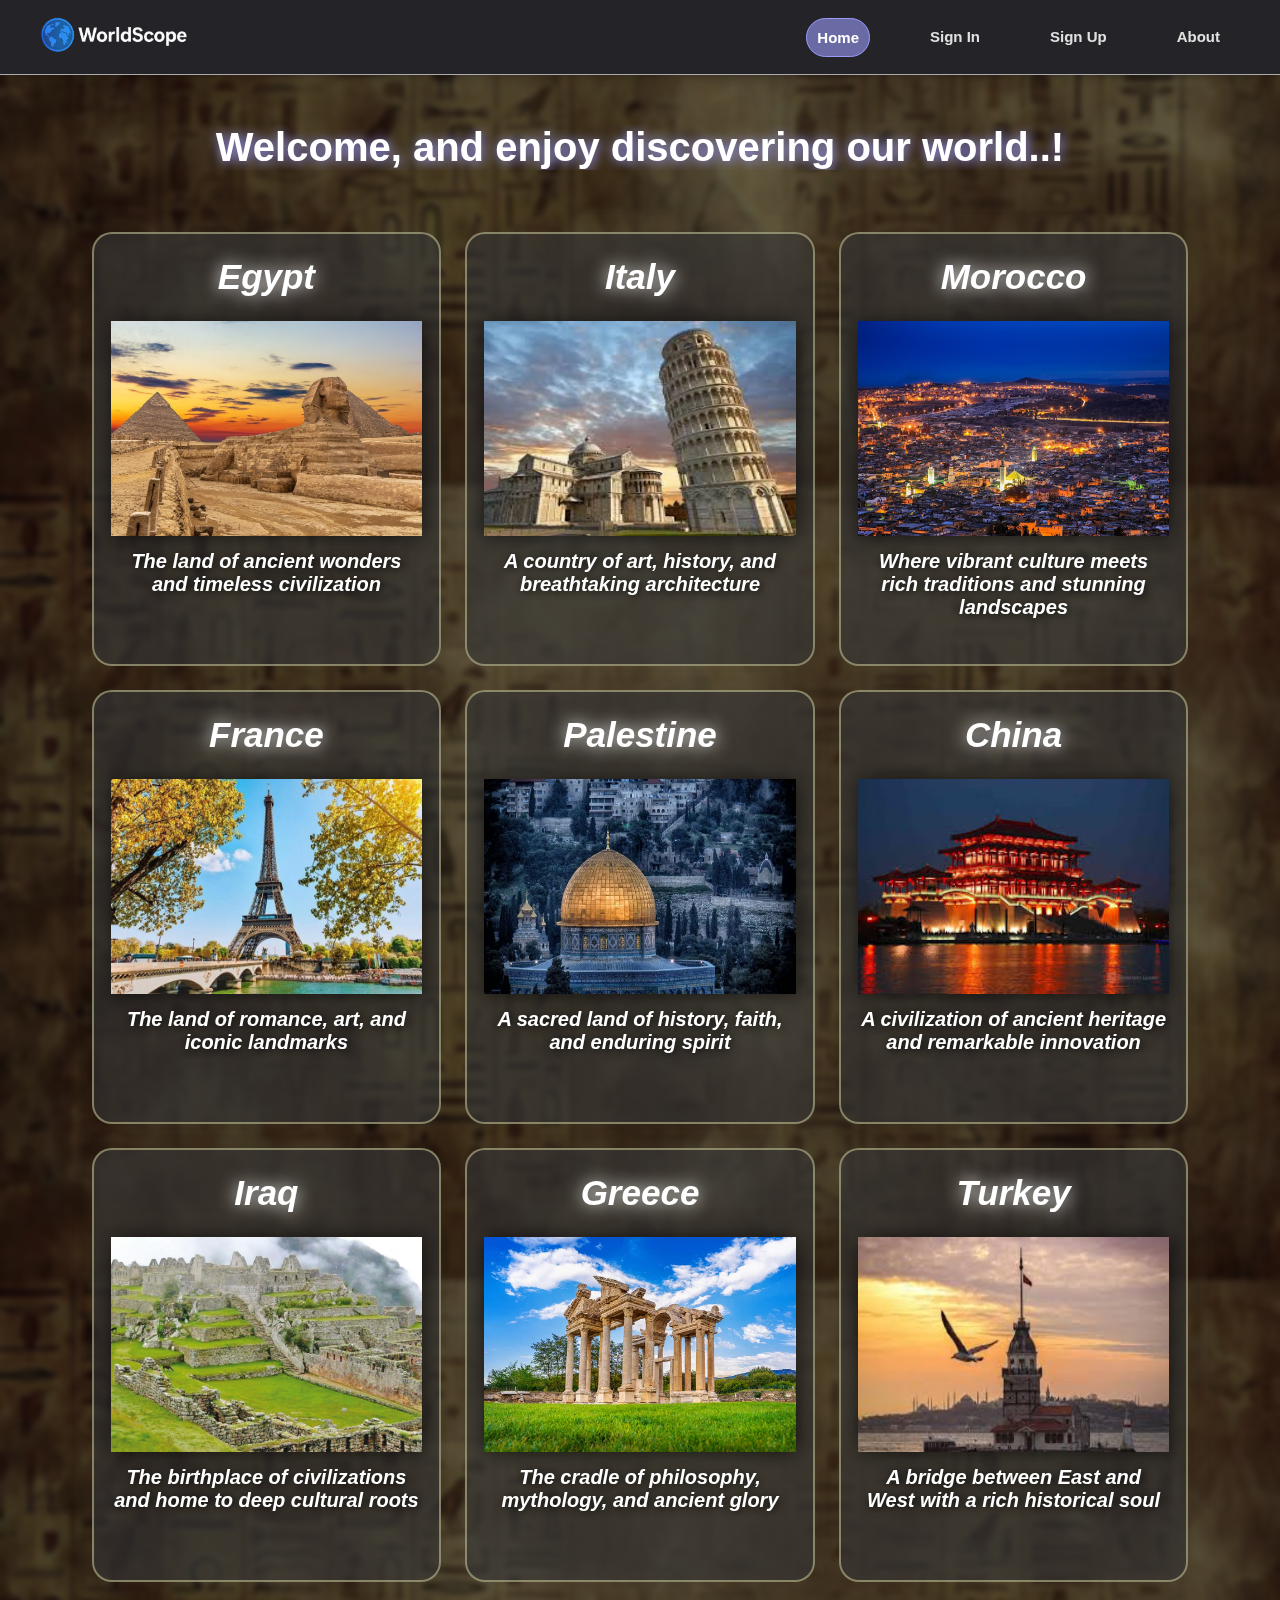
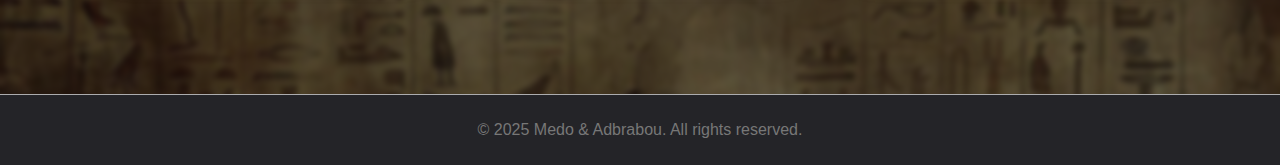
<file: index.html>
<!DOCTYPE html>
<html lang="en">

<head>
    <meta charset="UTF-8" />
    <title>Home | World Scope</title>
    <link rel="stylesheet" href="css project1/style.css" />
    <link rel="stylesheet" href="css project1/index.css" />
</head>

<body>
    <header>
        <a href="index.html" class="logo">
            <img src="img/logo.png" alt="WorldScope Logo" /></a>
        <nav>
            <a class="home" href="index.html">Home</a>
            <a href="sign in.html">Sign In</a>
            <a href="sign up.html">Sign Up</a>
            <a href="about.html">About</a>
        </nav>
    </header>

    <h1 class="htitle">Welcome, and enjoy discovering our world..!</h1>

    <main>

        <div>
            <a href="Countrys/Egypt.html">
                <h1>Egypt</h1>
                <img src="./img/contry/egypt.jpg" alt="photo of Egypt">
                <p>The land of ancient wonders and timeless civilization</p>
            </a>
        </div>

        <div>
            <a href="Countrys/Italy.html">
                <h1>Italy</h1>
                <img src="./img/contry/ايطاليا.jpg" alt="photo of Italy">
                <p>A country of art, history, and breathtaking architecture</p>
            </a>
        </div>

        <div>
            <a href="Countrys/Morocco.html">
                <h1>Morocco</h1>
                <img src="./img/contry/المغرب.jpeg" alt="photo of Morocco">
                <p>Where vibrant culture meets rich traditions and stunning landscapes</p>
            </a>
        </div>

        <div>
            <a href="Countrys/France.html">
                <h1>France</h1>
                <img src="./img/contry/برج-ايفل.jpg" alt="photo of France">
                <p>The land of romance, art, and iconic landmarks</p>
            </a>
        </div>

        <div>
            <a href="Countrys/Palestine.html">
                <h1>Palestine</h1>
                <img src="./img/contry/Palestine.webp" alt="photo of Palestine">
                <p>A sacred land of history, faith, and enduring spirit</p>
            </a>
        </div>

        <div>
            <a href="Countrys/China.html">
                <h1>China</h1>
                <img src="./img/contry/الصين.jpg" alt="photo of China">
                <p>A civilization of ancient heritage and remarkable innovation</p>
            </a>
        </div>

        <div>
            <a href="Countrys/Iraq.html">
                <h1>Iraq</h1>
                <img src="img/contry/حدائق-بابل-المعلقة-أعجوبة-العالم-__.jpg" alt="photo of Iraq">
                <p>The birthplace of civilizations and home to deep cultural roots</p>
            </a>
        </div>

        <div>
            <a href="Countrys/Greece.html">
                <h1>Greece</h1>
                <img src="./img/contry/Greece-1.jpg" alt="photo of Greece">
                <p>The cradle of philosophy, mythology, and ancient glory</p>
            </a>
        </div>

        <div>
            <a href="Countrys/Turkey.html">
                <h1>Turkey</h1>
                <img src="./img/contry/تركيا.jpg" alt="photo of Turkey">
                <p>A bridge between East and West with a rich historical soul</p>
            </a>
        </div>

    </main>

    <footer>
        <p>&copy; 2025 Medo & Adbrabou. All rights reserved.</p>
    </footer>
</body>
</html>
</file>
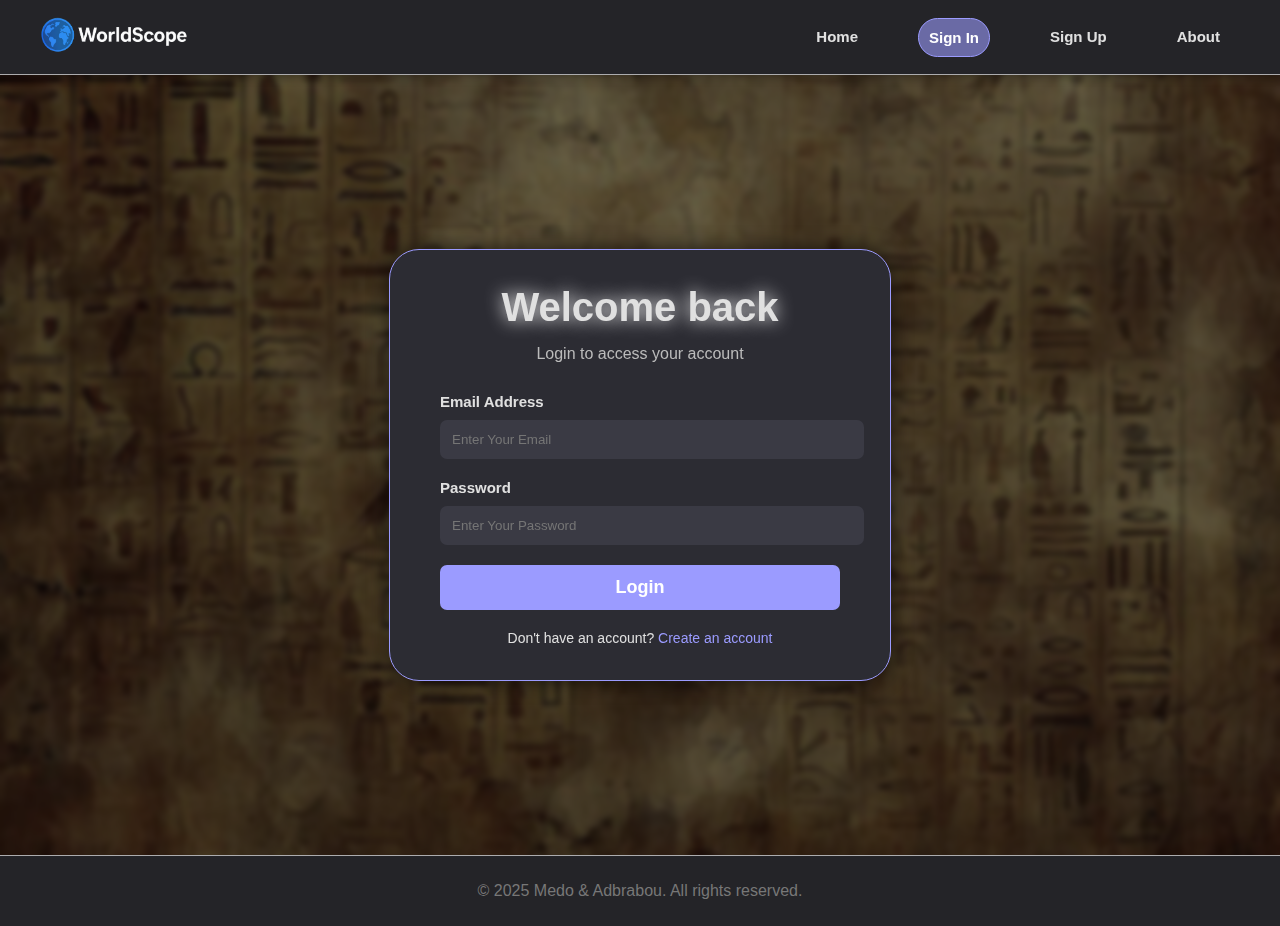
<file: sign in.html>
<!DOCTYPE html>
<html lang="en">
<head>
    <meta charset="UTF-8" />
    <meta name="viewport" content="width=device-width, initial-scale=1.0" />
    <title>Sign In | World Scope</title>
    <link rel="stylesheet" href="css project1/style.css">
    <link rel="stylesheet" href="css project1/sign in.css">
</head>
<body>
    <header>
        <a href="index.html" class="logo">
        <img src="img/logo.png" alt="WorldScope Logo"></a>

        <nav>
            <a href="index.html">Home</a>
            <a class="sign-in" href="sign in.html">Sign In</a>
            <a href="sign up.html">Sign Up</a>
            <a href="about.html">About</a>
        </nav>
    </header>

    <main>
        <section class="signin-form">
            <h1>Welcome back</h1>
            <p class="sub-text">Login to access your account</p>
            <form method="post">
                <label for="email">Email Address</label>
                <input type="email" id="email" name="email" placeholder="Enter Your Email" required>


                <label for="password">Password</label>
                <input type="password" id="password" name="password"
                placeholder="Enter Your Password" minlength="8" maxlength="12" required>

                <button type="submit">Login</button>
            </form>
            <p class="signup-link">Don't have an account? <a href="sign up.html">Create an account</a></p>
        </section>
    </main>

    <footer>
        <p>&copy; 2025 Medo & Adbrabou. All rights reserved.</p>
    </footer>

</body>
</html>
</file>
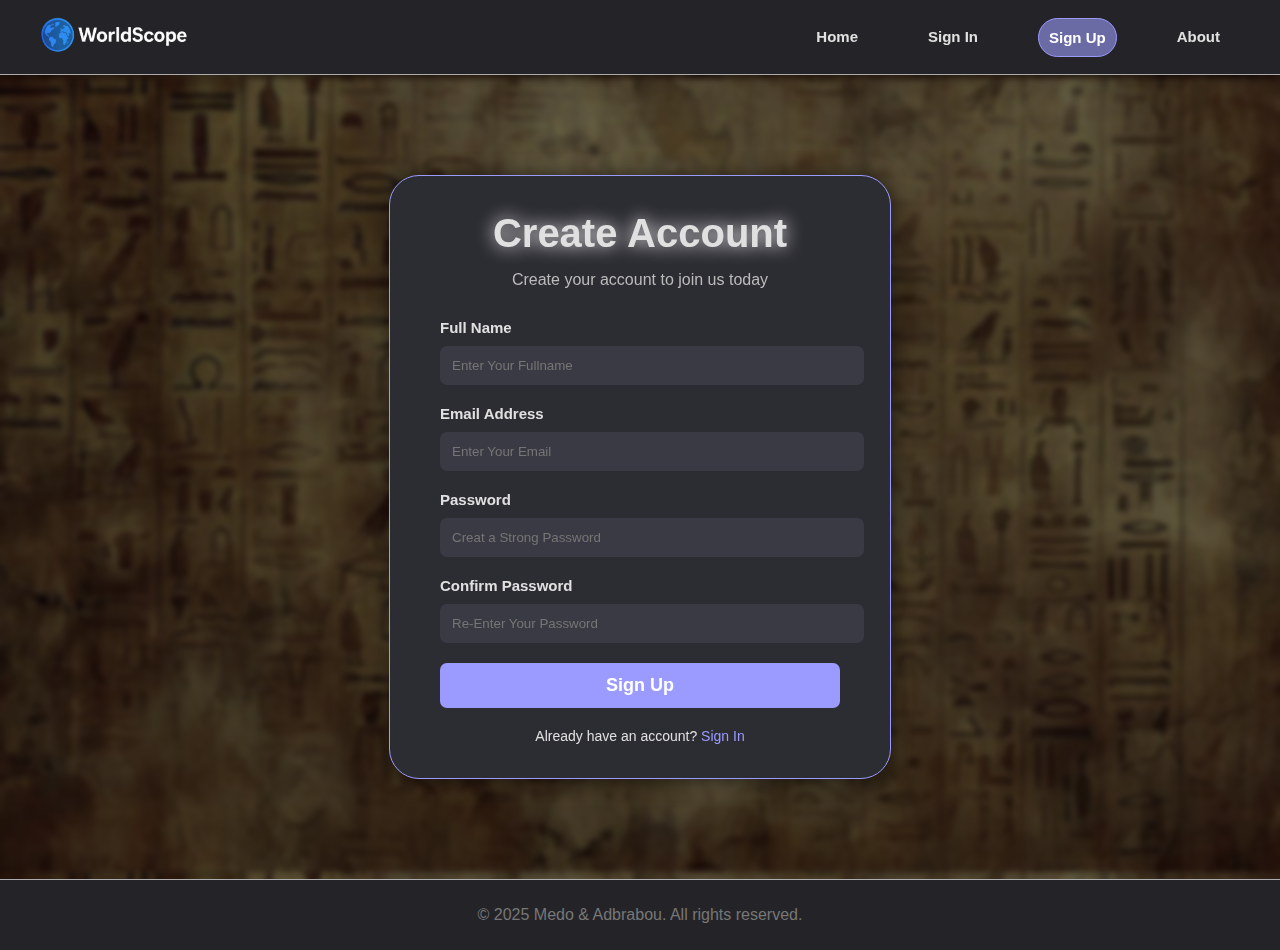
<file: sign up.html>
<!DOCTYPE html>
<html lang="en">
<head>
    <meta charset="UTF-8" />
    <title>Sign Up | World Scope</title>
    <link rel="stylesheet" href="css project1/style.css">
    <link rel="stylesheet" href="css project1/sign up.css">
</head>
<body>
    <header>
        <a href="index.html" class="logo">
        <img src="img/logo.png" alt="WorldScope Logo"></a>

        <nav>
            <a href="index.html">Home</a>
            <a href="sign in.html">Sign In</a>
            <a class="sign-up" href="sign up.html">Sign Up</a>
            <a href="about.html">About</a>
        </nav>
    </header>

    <main>
        <section class="signup-form">
            <h1>Create Account</h1>
            <p class="sub-text">Create your account to join us today</p>
            <form>
                <label for="fullname">Full Name</label>
                <input type="text" id="fullname" name="fullname" placeholder="Enter Your Fullname" required>

                <label for="email">Email Address</label>
                <input type="email" id="email" name="email" placeholder="Enter Your Email" required>

                <label for="password">Password</label>
                <input type="password" id="password" name="password" 
                placeholder="Creat a Strong Password" minlength="8" maxlength="12" required>

                <label for="confirm-password">Confirm Password</label>
                <input type="password" id="confirm-password" name="confirm-password" 
                placeholder="Re-Enter Your Password" minlength="8" maxlength="12" required>

                <button type="submit">Sign Up</button>
            </form>
            <p class="signin-link">Already have an account? <a href="sign in.html">Sign In</a></p>
        </section>
    </main>
    
    <footer>
        <p>&copy; 2025 Medo & Adbrabou. All rights reserved.</p>
    </footer>
</body>
</html>
</file>
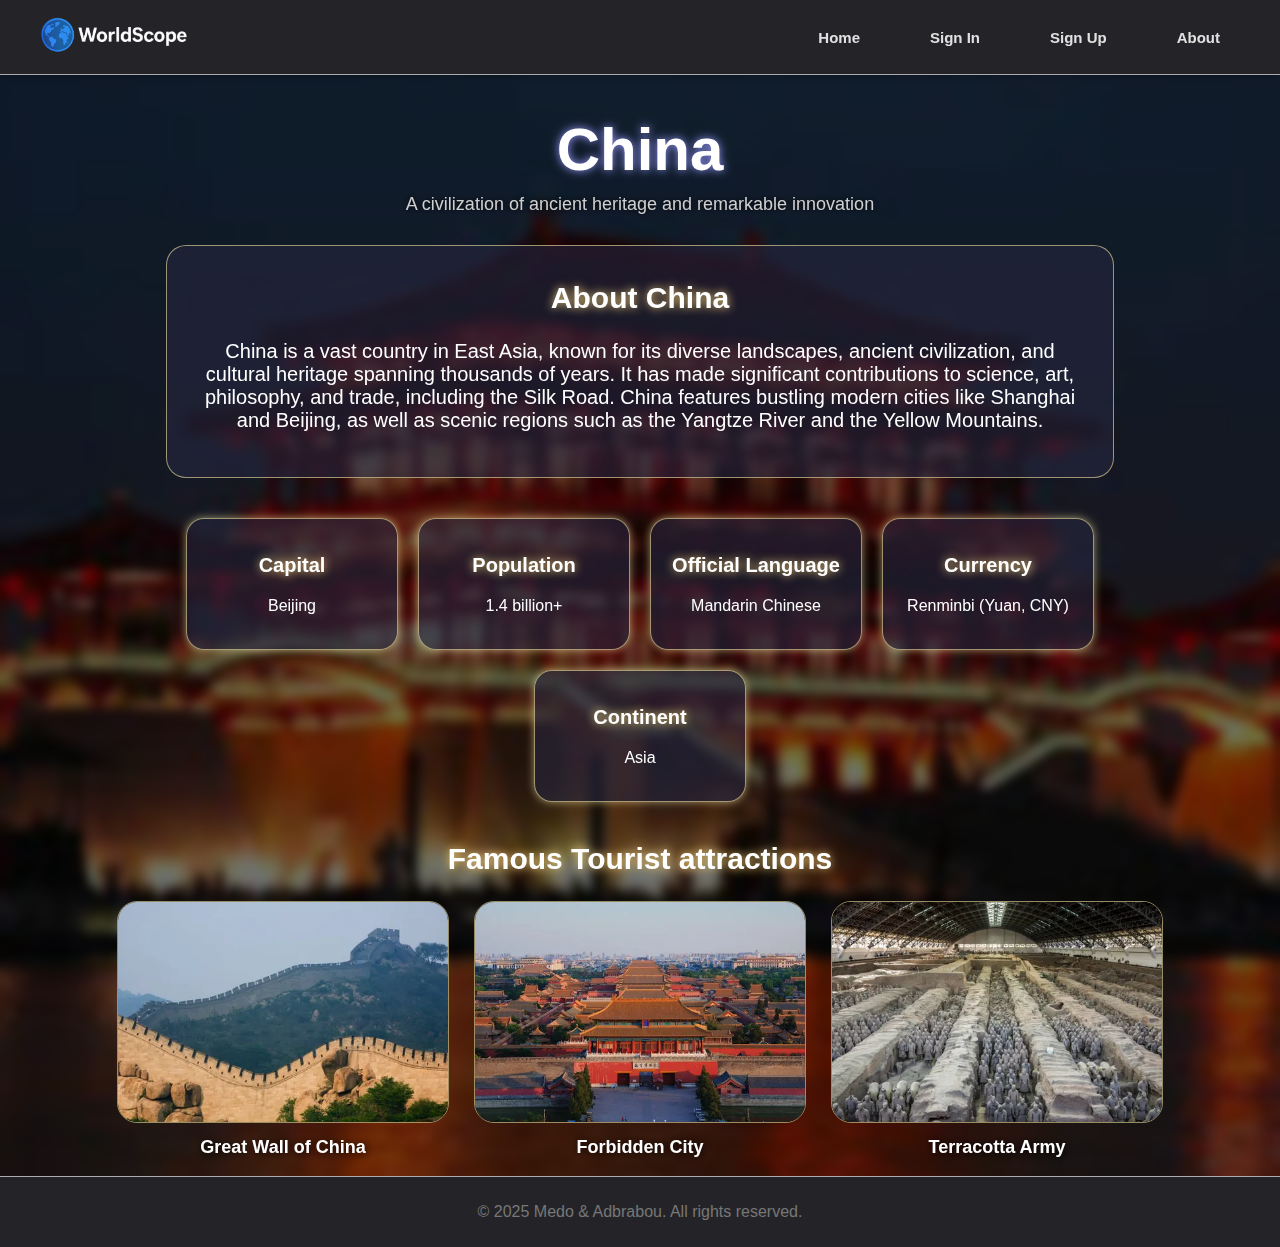
<file: Countrys/China.html>
<!DOCTYPE html>
<html lang="en">

<head>
    <meta charset="UTF-8" />
    <meta name="viewport" content="width=device-width, initial-scale=1.0" />
    <title>China | World Scope</title>
    <link rel="stylesheet" href="../css project1/style.css">
    <link rel="stylesheet" href="../css project1/Countrys.css">
    <style>
        body{
            background: url(../img/contry/الصين.jpg) no-repeat center center/cover;
        }
    </style>
</head>

<body>
    <header>
        <a href="../index.html" class="logo">
            <img src="../img/logo.png" alt="WorldScope Logo"></a>

        <nav>
            <a href="../index.html">Home</a>
            <a href="../sign in.html">Sign In</a>
            <a href="../sign up.html">Sign Up</a>
            <a class="../about" href="about.html">About</a>
        </nav>
    </header>

    <main>

        <section class="hero-title">
            <h1>China</h1>
            <p>A civilization of ancient heritage and remarkable innovation</p>
        </section>

        <section class="about-country">
            <h2>About China</h2>
            <p>
                China is a vast country in East Asia, known for its diverse landscapes, ancient civilization, and cultural heritage
                spanning thousands of years. It has made significant contributions to science, art, philosophy, and trade, including the
                Silk Road. China features bustling modern cities like Shanghai and Beijing, as well as scenic regions such as the
                Yangtze River and the Yellow Mountains.
            </p>
        </section>

        <section class="key-info">
            <div class="info-wrapper">

                <div class="info-box">
                    <h3>Capital</h3>
                    <p>Beijing</p>
                </div>

                <div class="info-box">
                    <h3>Population</h3>
                    <p>1.4 billion+</p>
                </div>

                <div class="info-box">
                    <h3>Official Language</h3>
                    <p>Mandarin Chinese</p>
                </div>

                <div class="info-box">
                    <h3>Currency</h3>
                    <p>Renminbi (Yuan, CNY)</p>
                </div>

                <div class="info-box">
                    <h3>Continent</h3>
                    <p>Asia</p>
                </div>

            </div>
        </section>

        <section class="tourist-places">
            <h2>Famous Tourist attractions</h2>

            <div class="places-wrapper">

                <div class="place">
                    <img src="../img/contry/china-great-wall-of-china.webp" alt="Great Wall of China">
                    <p class="place-name">Great Wall of China</p>
                </div>

                <div class="place">
                    <img src="../img/contry/Forbidden City.webp" alt="Forbidden City">
                    <p class="place-name">Forbidden City</p>
                </div>

                <div class="place">
                    <img src="../img/contry/Terracotta Army.webp" alt="Terracotta Army">
                    <p class="place-name">Terracotta Army</p>
                </div>

            </div>
        </section>


    </main>

    <footer>
        <p>&copy; 2025 Medo & Adbrabou. All rights reserved.</p>
    </footer>
</body>

</html>
</file>
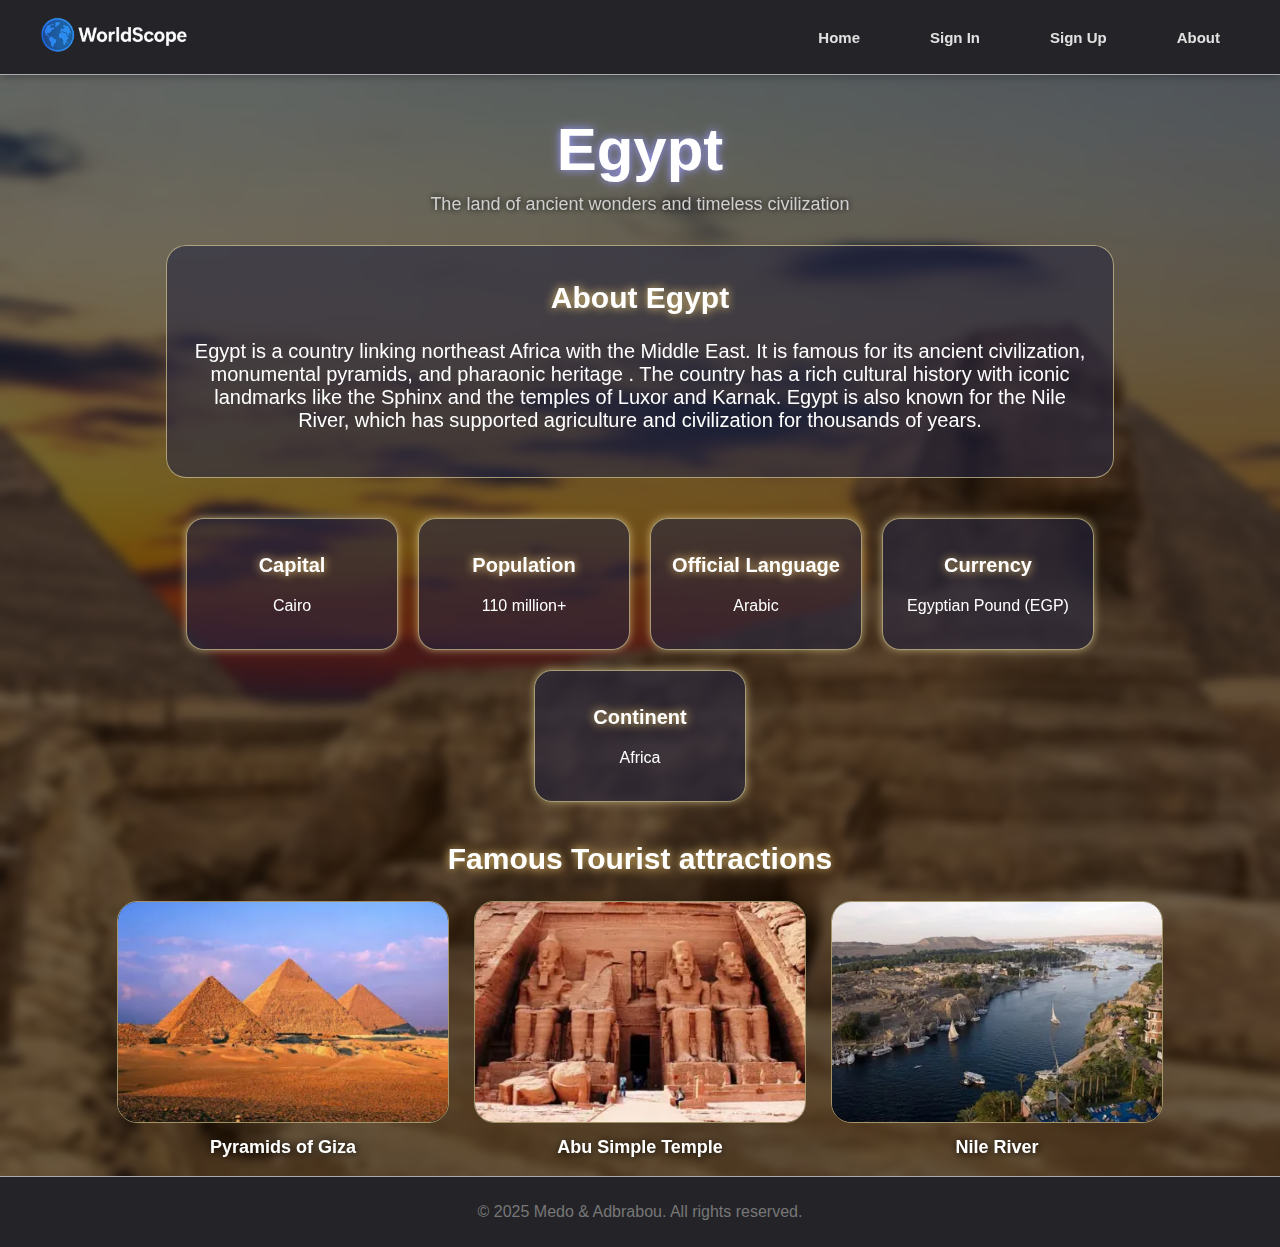
<file: Countrys/Egypt.html>
<!DOCTYPE html>
<html lang="en">

<head>
    <meta charset="UTF-8" />
    <meta name="viewport" content="width=device-width, initial-scale=1.0" />
    <title>Egypt | World Scope</title>
    <link rel="stylesheet" href="../css project1/style.css">
    <link rel="stylesheet" href="../css project1/Countrys.css">
    <style>
        body{
            background: url(../img/contry/egypt.jpg) no-repeat center center/cover;
        }
    </style>
</head>

<body>
    <header>
        <a href="../index.html" class="logo">
            <img src="../img/logo.png" alt="WorldScope Logo"></a>

        <nav>
            <a href="../index.html">Home</a>
            <a href="../sign in.html">Sign In</a>
            <a href="../sign up.html">Sign Up</a>
            <a class="../about" href="about.html">About</a>
        </nav>
    </header>

    <main>

        <section class="hero-title">
            <h1>Egypt</h1>
            <p>The land of ancient wonders and timeless civilization</p>
        </section>

        <section class="about-country">
            <h2>About Egypt</h2>
            <p>
                Egypt is a country linking northeast Africa with the Middle East.
                It is famous for its ancient civilization, monumental pyramids, and pharaonic heritage
                . The country has a rich cultural history with iconic landmarks like the Sphinx
                and the temples of Luxor and Karnak. Egypt is also known for the Nile River,
                which has supported agriculture and civilization for thousands of years.
            </p>
        </section>

        <section class="key-info">
            <div class="info-wrapper">

                <div class="info-box">
                    <h3>Capital</h3>
                    <p>Cairo</p>
                </div>

                <div class="info-box">
                    <h3>Population</h3>
                    <p>110 million+</p>
                </div>

                <div class="info-box">
                    <h3>Official Language</h3>
                    <p>Arabic</p>
                </div>

                <div class="info-box">
                    <h3>Currency</h3>
                    <p>Egyptian Pound (EGP)</p>
                </div>

                <div class="info-box">
                    <h3>Continent</h3>
                    <p>Africa</p>
                </div>

            </div>
        </section>

        <section class="tourist-places">
            <h2>Famous Tourist attractions</h2>

            <div class="places-wrapper">

                <div class="place">
                    <img src="../img/contry/Pyramids-.webp" alt="pyramids of Giza">
                    <p class="place-name">Pyramids of Giza</p>
                </div>

                <div class="place">
                    <img src="../img/contry/Abo-simple.webp" alt="abu simple temple">
                    <p class="place-name">Abu Simple Temple</p>
                </div>

                <div class="place">
                    <img src="../img/contry/Nail-river.webp" alt="Nile River">
                    <p class="place-name">Nile River</p>
                </div>

            </div>
        </section>
    </main>

    <footer>
        <p>&copy; 2025 Medo & Adbrabou. All rights reserved.</p>
    </footer>
</body>

</html>
</file>
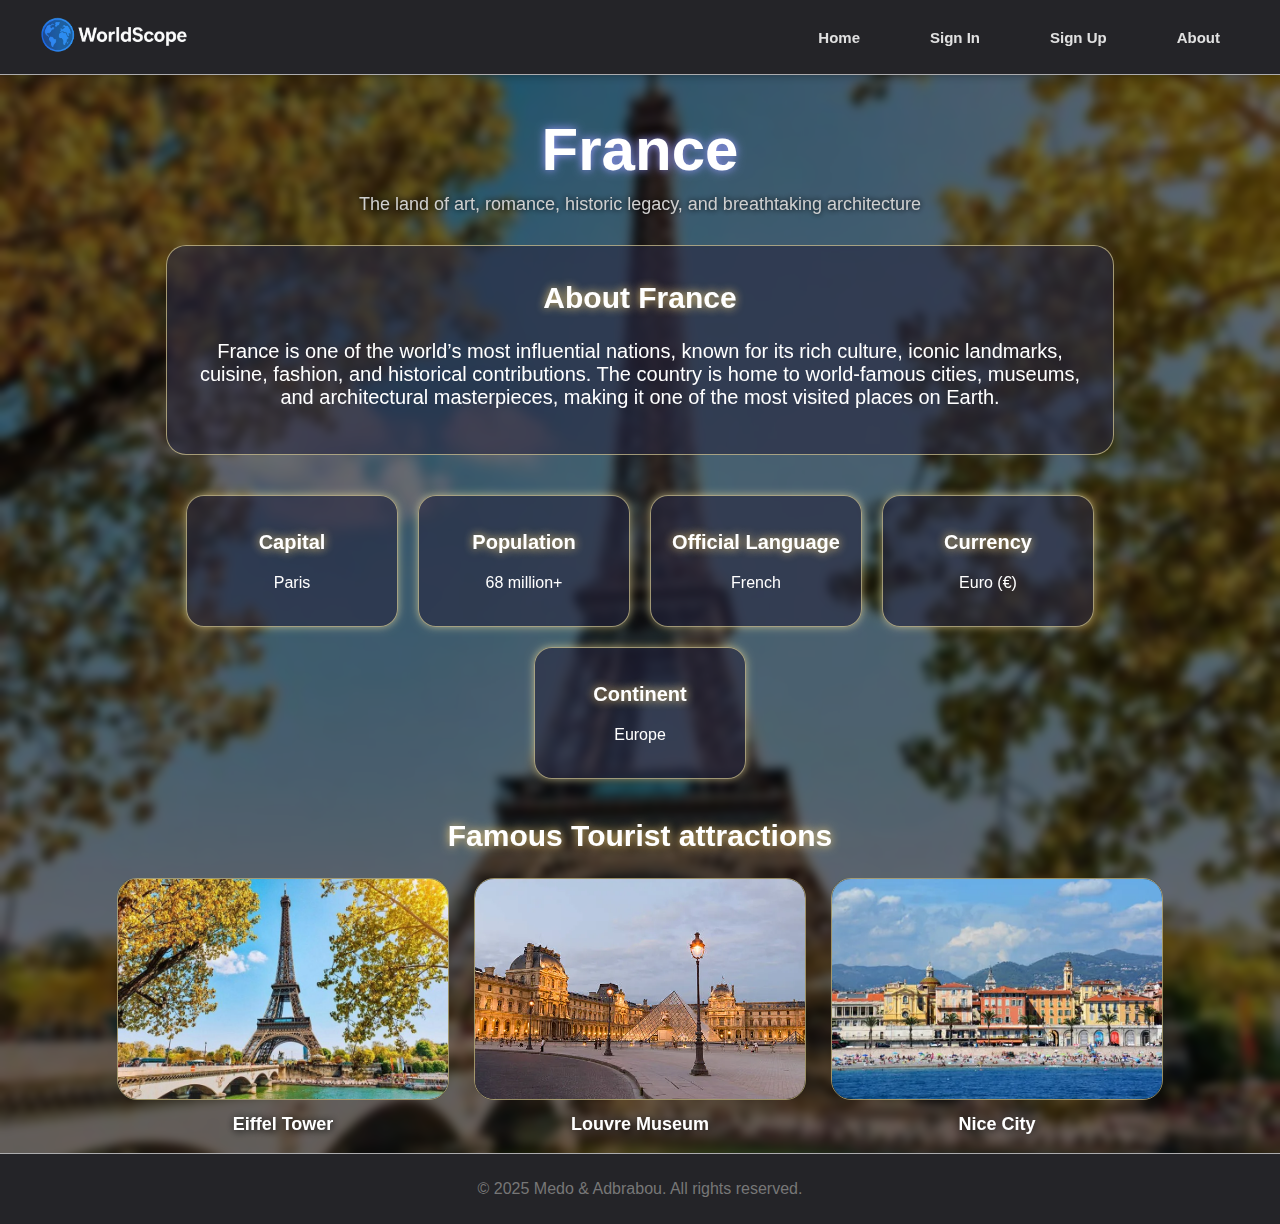
<file: Countrys/France.html>
<!DOCTYPE html>
<html lang="en">

<head>
  <meta charset="UTF-8" />
  <meta name="viewport" content="width=device-width, initial-scale=1.0" />
  <title>France | World Scope</title>
  <link rel="stylesheet" href="../css project1/style.css">
  <link rel="stylesheet" href="../css project1/Countrys.css">
  <style>
        body{
            background: url(../img/contry/برج-ايفل.jpg) no-repeat center center/cover;
        }
    </style>
</head>

<body>
  <header>
    <a href="../index.html" class="logo">
      <img src="../img/logo.png" alt="WorldScope Logo"></a>

    <nav>
      <a href="../index.html">Home</a>
      <a href="../sign in.html">Sign In</a>
      <a href="../sign up.html">Sign Up</a>
      <a class="../about" href="about.html">About</a>
    </nav>
  </header>

  <main>

    <section class="hero-title">
      <h1>France</h1>
      <p>The land of art, romance, historic legacy, and breathtaking architecture</p>
    </section>

    <section class="about-country">
      <h2>About France</h2>
      <p>
        France is one of the world’s most influential nations, known for its rich culture,
        iconic landmarks, cuisine, fashion, and historical contributions.
        The country is home to world-famous cities, museums, and architectural masterpieces,
        making it one of the most visited places on Earth.
      </p>
    </section>

    <section class="key-info">
      <div class="info-wrapper">

        <div class="info-box">
          <h3>Capital</h3>
          <p>Paris</p>
        </div>

        <div class="info-box">
          <h3>Population</h3>
          <p>68 million+</p>
        </div>

        <div class="info-box">
          <h3>Official Language</h3>
          <p>French</p>
        </div>

        <div class="info-box">
          <h3>Currency</h3>
          <p>Euro (€)</p>
        </div>

        <div class="info-box">
          <h3>Continent</h3>
          <p>Europe</p>
        </div>

      </div>
    </section>

    <section class="tourist-places">
      <h2>Famous Tourist attractions</h2>

      <div class="places-wrapper">

        <div class="place">
          <img src="../img/contry/برج-ايفل.jpg" alt="Eiffel Tower">
          <p class="place-name">Eiffel Tower</p>
        </div>

        <div class="place">
          <img src="../img/contry/Louvre Museum.webp" alt="Louvre Museum">
          <p class="place-name">Louvre Museum</p>
        </div>

        <div class="place">
          <img src="../img/contry/Nice City.webp" alt="Nice City">
          <p class="place-name">Nice City</p>
        </div>

      </div>
    </section>

  </main>

  <footer>
    <p>&copy; 2025 Medo & Adbrabou. All rights reserved.</p>
  </footer>
</body>

</html>
</file>
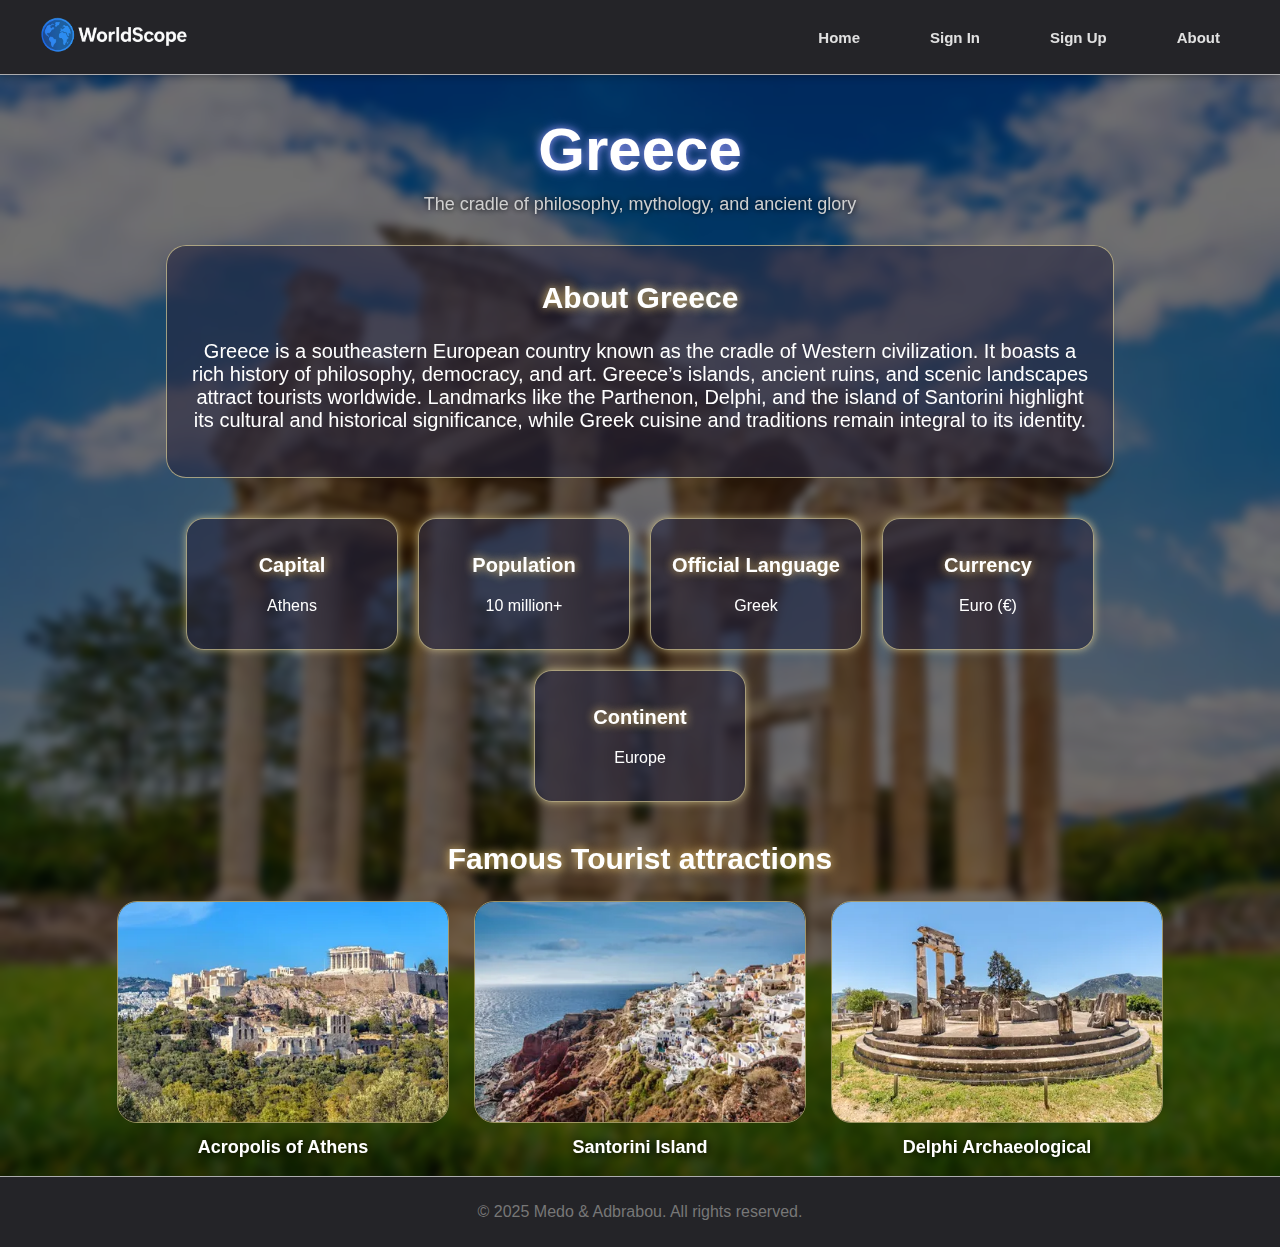
<file: Countrys/Greece.html>
<!DOCTYPE html>
<html lang="en">

<head>
    <meta charset="UTF-8" />
    <meta name="viewport" content="width=device-width, initial-scale=1.0" />
    <title>Greece | World Scope</title>
    <link rel="stylesheet" href="../css project1/style.css">
    <link rel="stylesheet" href="../css project1/Countrys.css">
    <style>
        body{
            background: url(../img/contry/Greece-1.jpg) no-repeat center center/cover;
        }
    </style>
</head>

<body>
    <header>
        <a href="../index.html" class="logo">
            <img src="../img/logo.png" alt="WorldScope Logo"></a>

        <nav>
            <a href="../index.html">Home</a>
            <a href="../sign in.html">Sign In</a>
            <a href="../sign up.html">Sign Up</a>
            <a class="../about" href="about.html">About</a>
        </nav>
    </header>

    <main>

        <section class="hero-title">
            <h1>Greece</h1>
            <p>The cradle of philosophy, mythology, and ancient glory</p>
        </section>

        <section class="about-country">
            <h2>About Greece</h2>
            <p>
                Greece is a southeastern European country known as the cradle of Western civilization. It boasts a rich history of
                philosophy, democracy, and art. Greece’s islands, ancient ruins, and scenic landscapes attract tourists worldwide.
                Landmarks like the Parthenon, Delphi, and the island of Santorini highlight its cultural and historical significance,
                while Greek cuisine and traditions remain integral to its identity.
            </p>
        </section>

        <section class="key-info">
            <div class="info-wrapper">

                <div class="info-box">
                    <h3>Capital</h3>
                    <p>Athens</p>
                </div>

                <div class="info-box">
                    <h3>Population</h3>
                    <p>10 million+</p>
                </div>

                <div class="info-box">
                    <h3>Official Language</h3>
                    <p>Greek</p>
                </div>

                <div class="info-box">
                    <h3>Currency</h3>
                    <p>Euro (€)</p>
                </div>

                <div class="info-box">
                    <h3>Continent</h3>
                    <p>Europe</p>
                </div>

            </div>
        </section>

        <section class="tourist-places">
            <h2>Famous Tourist attractions</h2>

            <div class="places-wrapper">

                <div class="place">
                    <img src="../img/contry/Acropolis of Athens.webp" alt="Acropolis of Athens">
                    <p class="place-name">Acropolis of Athens</p>
                </div>

                <div class="place">
                    <img src="../img/contry/Santorini Island.webp" alt="Santorini Island">
                    <p class="place-name">Santorini Island</p>
                </div>

                <div class="place">
                    <img src="../img/contry/Delphi Archaeological.webp" alt="Delphi Archaeological">
                    <p class="place-name">Delphi Archaeological</p>
                </div>

            </div>
        </section>


    </main>

    <footer>
        <p>&copy; 2025 Medo & Adbrabou. All rights reserved.</p>
    </footer>
</body>

</html>
</file>
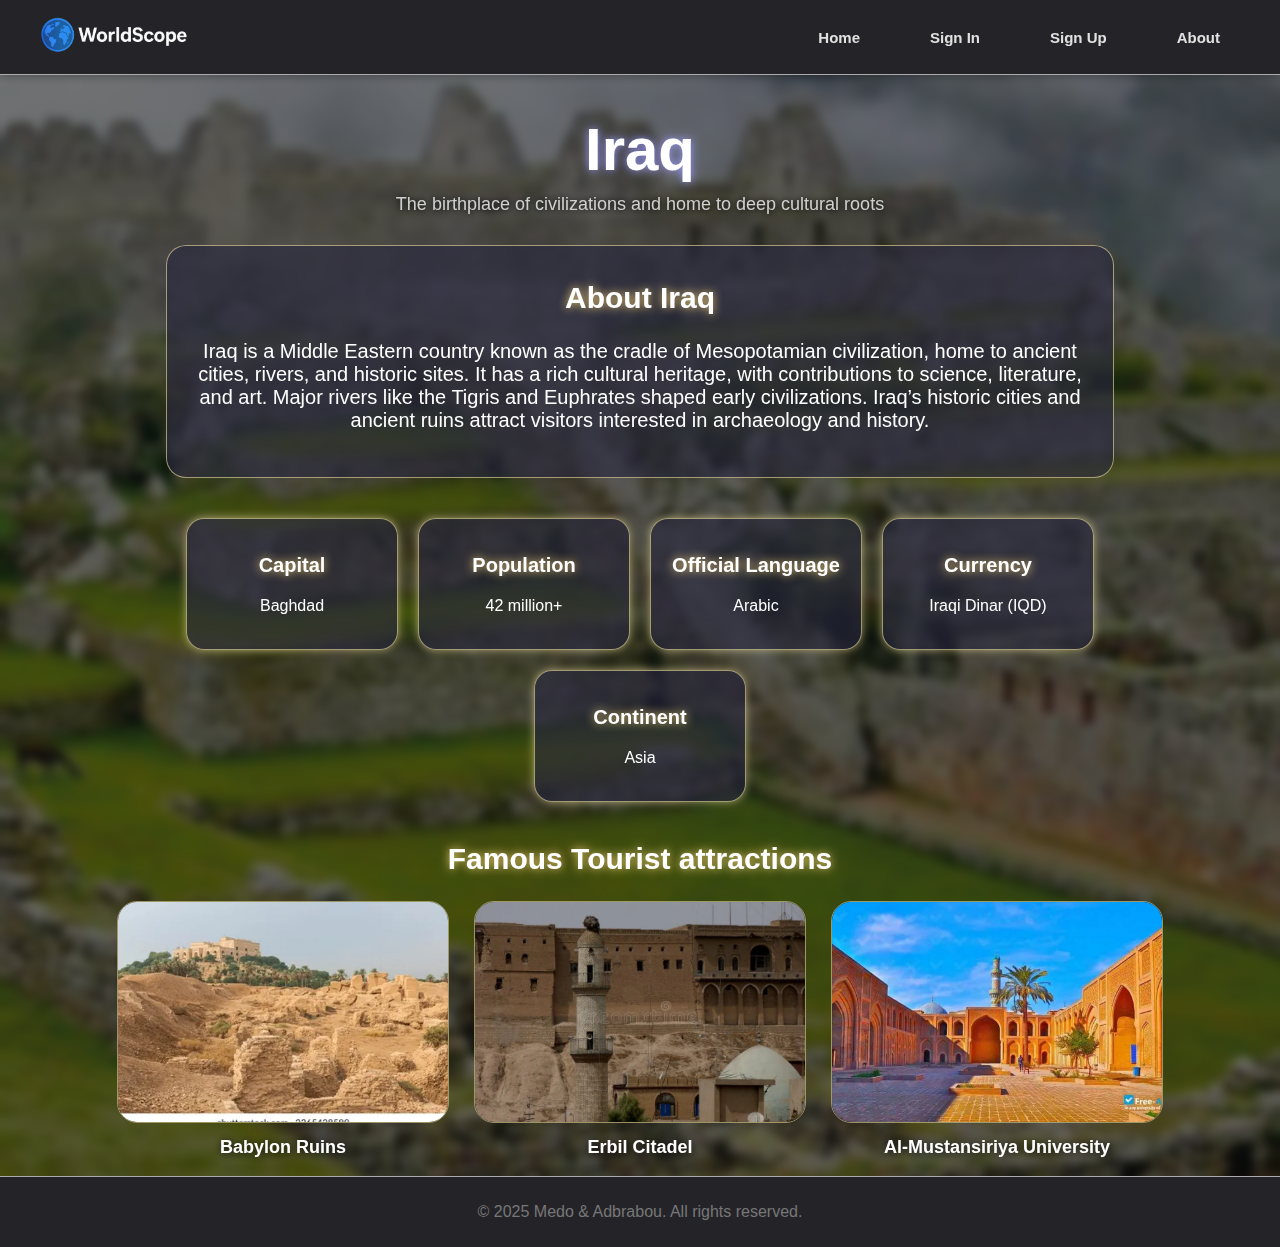
<file: Countrys/Iraq.html>
<!DOCTYPE html>
<html lang="en">

<head>
    <meta charset="UTF-8" />
    <meta name="viewport" content="width=device-width, initial-scale=1.0" />
    <title>Iraq | World Scope</title>
    <link rel="stylesheet" href="../css project1/style.css">
    <link rel="stylesheet" href="../css project1/Countrys.css">
    <style>
        body{
            background: url(../img/contry/حدائق-بابل-المعلقة-أعجوبة-العالم-__.jpg) no-repeat center center/cover;
        }
    </style>
</head>

<body>
    <header>
        <a href="../index.html" class="logo">
            <img src="../img/logo.png" alt="WorldScope Logo"></a>

        <nav>
            <a href="../index.html">Home</a>
            <a href="../sign in.html">Sign In</a>
            <a href="../sign up.html">Sign Up</a>
            <a class="../about" href="about.html">About</a>
        </nav>
    </header>

    <main>

        <section class="hero-title">
            <h1>Iraq</h1>
            <p>The birthplace of civilizations and home to deep cultural roots</p>
        </section>

        <section class="about-country">
            <h2>About Iraq</h2>
            <p>
                Iraq is a Middle Eastern country known as the cradle of Mesopotamian civilization, home to ancient cities, rivers, and
                historic sites. It has a rich cultural heritage, with contributions to science, literature, and art. Major rivers like
                the Tigris and Euphrates shaped early civilizations. Iraq’s historic cities and ancient ruins attract visitors
                interested in archaeology and history.
            </p>
        </section>

        <section class="key-info">
            <div class="info-wrapper">

                <div class="info-box">
                    <h3>Capital</h3>
                    <p>Baghdad</p>
                </div>

                <div class="info-box">
                    <h3>Population</h3>
                    <p>42 million+</p>
                </div>

                <div class="info-box">
                    <h3>Official Language</h3>
                    <p>Arabic</p>
                </div>

                <div class="info-box">
                    <h3>Currency</h3>
                    <p>Iraqi Dinar (IQD)</p>
                </div>

                <div class="info-box">
                    <h3>Continent</h3>
                    <p>Asia</p>
                </div>

            </div>
        </section>

        <section class="tourist-places">
            <h2>Famous Tourist attractions</h2>

            <div class="places-wrapper">

                <div class="place">
                    <img src="../img/contry/Babylon Ruins.webp" alt="Babylon Ruins">
                    <p class="place-name">Babylon Ruins</p>
                </div>

                <div class="place">
                    <img src="../img/contry/Erbil Citadel.webp" alt="Erbil Citadel">
                    <p class="place-name">Erbil Citadel</p>
                </div>

                <div class="place">
                    <img src="../img/contry/Al-Mustansiriya University.webp" alt="Al-Mustansiriya University">
                    <p class="place-name">Al-Mustansiriya University</p>
                </div>

            </div>
        </section>


    </main>

    <footer>
        <p>&copy; 2025 Medo & Adbrabou. All rights reserved.</p>
    </footer>
</body>

</html>
</file>
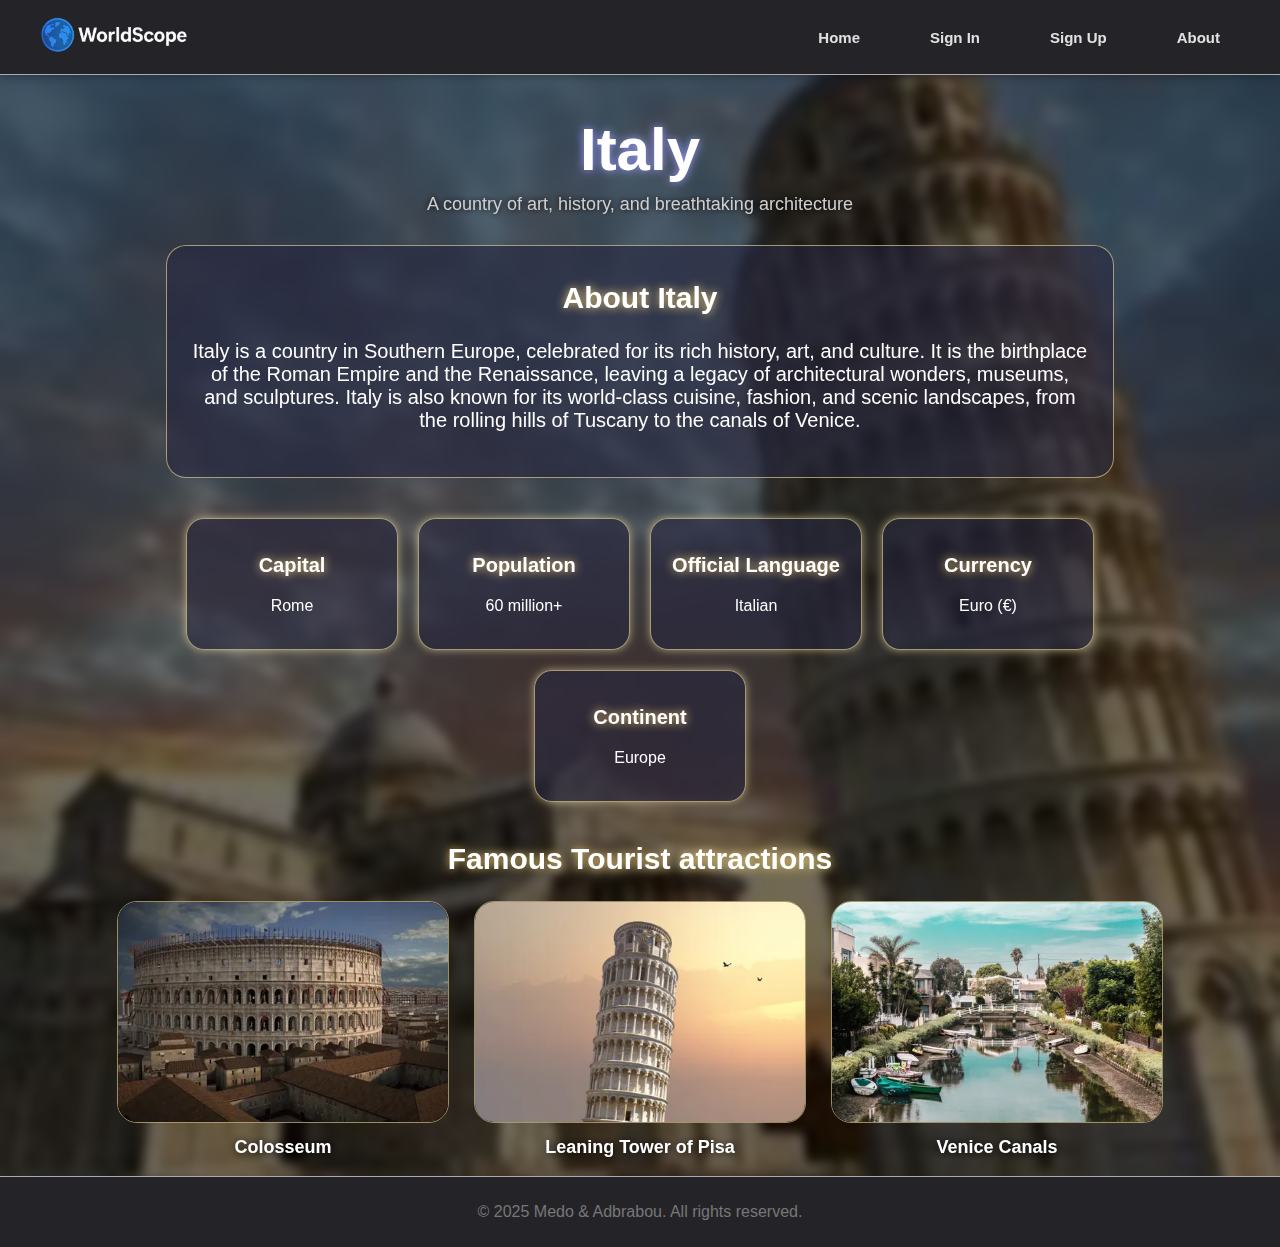
<file: Countrys/Italy.html>
<!DOCTYPE html>
<html lang="en">

<head>
    <meta charset="UTF-8" />
    <meta name="viewport" content="width=device-width, initial-scale=1.0" />
    <title>Italy | World Scope</title>
    <link rel="stylesheet" href="../css project1/style.css">
    <link rel="stylesheet" href="../css project1/Countrys.css">
    <style>
        body{
            background: url(../img/contry/ايطاليا.jpg) no-repeat center center/cover;
        }
    </style>
</head>

<body>
    <header>
        <a href="../index.html" class="logo">
            <img src="../img/logo.png" alt="WorldScope Logo"></a>

        <nav>
            <a href="../index.html">Home</a>
            <a href="../sign in.html">Sign In</a>
            <a href="../sign up.html">Sign Up</a>
            <a class="../about" href="about.html">About</a>
        </nav>
    </header>

    <main>

        <section class="hero-title">
            <h1>Italy</h1>
            <p>A country of art, history, and breathtaking architecture</p>
        </section>

        <section class="about-country">
            <h2>About Italy</h2>
            <p>
                Italy is a country in Southern Europe, celebrated for its rich history, art, and culture. It is the birthplace of the
                Roman Empire and the Renaissance, leaving a legacy of architectural wonders, museums, and sculptures. Italy is also
                known for its world-class cuisine, fashion, and scenic landscapes, from the rolling hills of Tuscany to the canals of
                Venice.
        </section>

        <section class="key-info">
            <div class="info-wrapper">

                <div class="info-box">
                    <h3>Capital</h3>
                    <p>Rome</p>
                </div>

                <div class="info-box">
                    <h3>Population</h3>
                    <p>60 million+</p>
                </div>

                <div class="info-box">
                    <h3>Official Language</h3>
                    <p>Italian</p>
                </div>

                <div class="info-box">
                    <h3>Currency</h3>
                    <p>Euro (€)</p>
                </div>

                <div class="info-box">
                    <h3>Continent</h3>
                    <p>Europe</p>
                </div>

            </div>
        </section>

        <section class="tourist-places">
            <h2>Famous Tourist attractions</h2>

            <div class="places-wrapper">

                <div class="place">
                    <img src="../img/contry/Colosseum.webp" alt="Colosseum">
                    <p class="place-name">Colosseum</p>
                </div>

                <div class="place">
                    <img src="../img/contry/leaning-tower-pisa.webp" alt="Leaning Tower of Pisa">
                    <p class="place-name">Leaning Tower of Pisa</p>
                </div>

                <div class="place">
                    <img src="../img/contry/Venice Canals.webp" alt="Venice Canals">
                    <p class="place-name">Venice Canals</p>
                </div>

            </div>
        </section>


    </main>

    <footer>
        <p>&copy; 2025 Medo & Adbrabou. All rights reserved.</p>
    </footer>
</body>

</html>
</file>
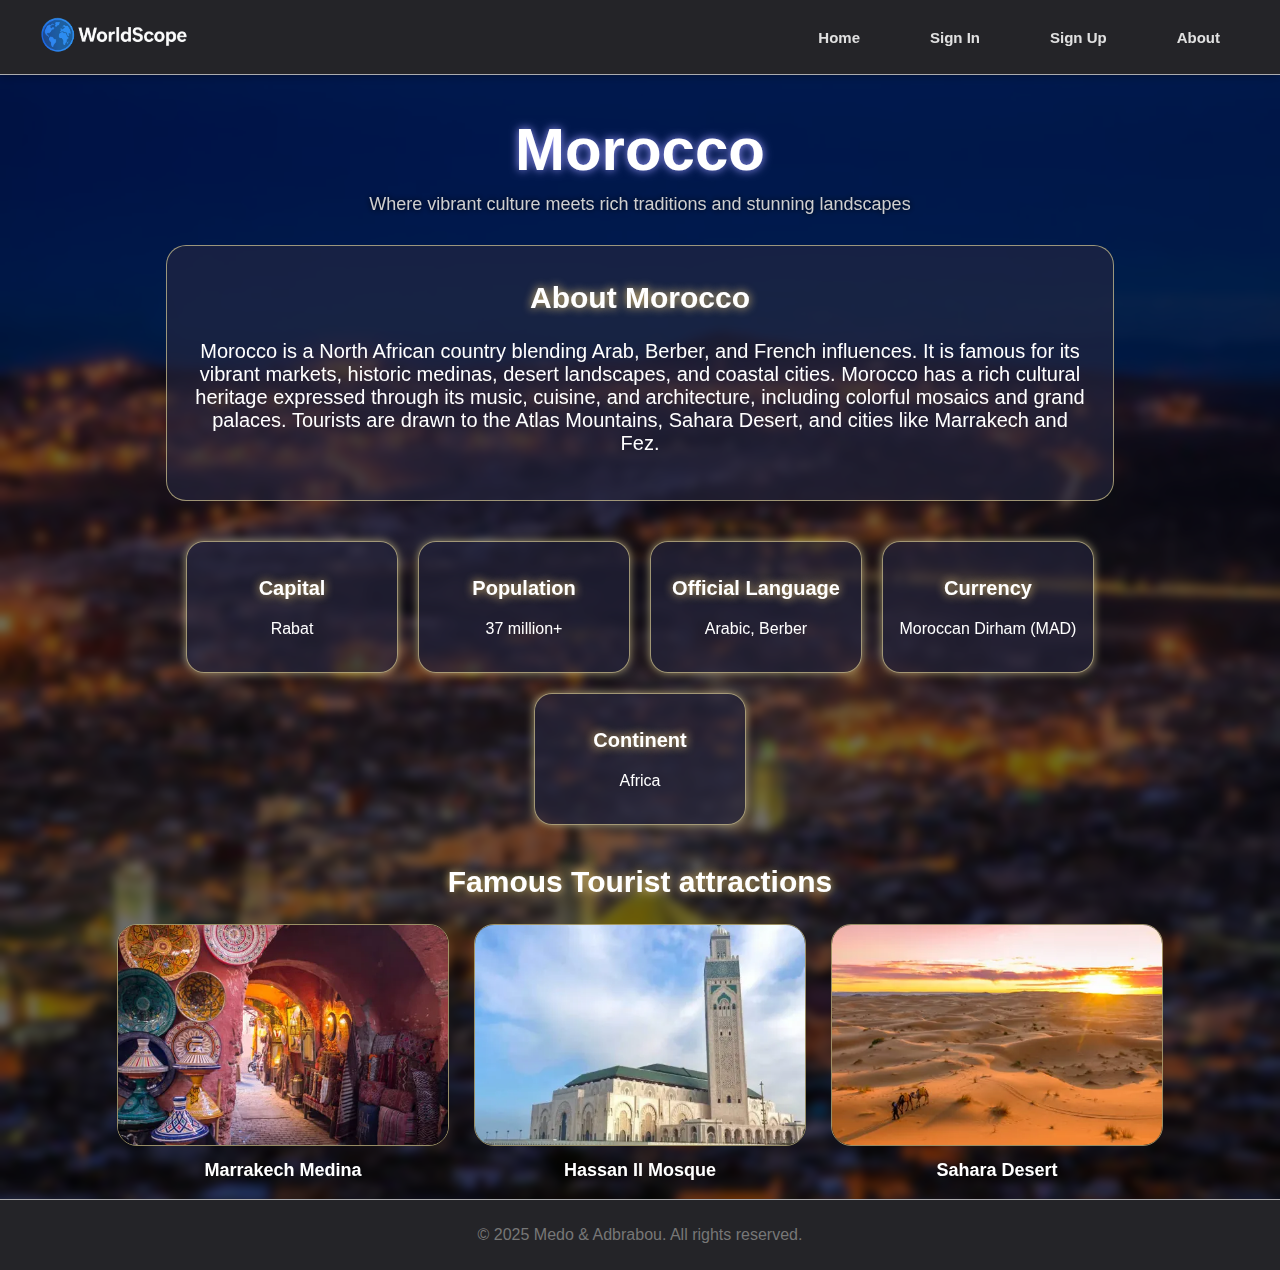
<file: Countrys/Morocco.html>
<!DOCTYPE html>
<html lang="en">

<head>
    <meta charset="UTF-8" />
    <meta name="viewport" content="width=device-width, initial-scale=1.0" />
    <title>Morocco | World Scope</title>
    <link rel="stylesheet" href="../css project1/style.css">
    <link rel="stylesheet" href="../css project1/Countrys.css">
    <style>
        body{
            background: url(../img/contry/المغرب.jpeg) no-repeat center center/cover;
        }
    </style>
</head>

<body>
    <header>
        <a href="../index.html" class="logo">
            <img src="../img/logo.png" alt="WorldScope Logo"></a>

        <nav>
            <a href="../index.html">Home</a>
            <a href="../sign in.html">Sign In</a>
            <a href="../sign up.html">Sign Up</a>
            <a class="../about" href="about.html">About</a>
        </nav>
    </header>

    <main>

        <section class="hero-title">
            <h1>Morocco</h1>
            <p>Where vibrant culture meets rich traditions and stunning landscapes</p>
        </section>

        <section class="about-country">
            <h2>About Morocco</h2>
            <p>
                Morocco is a North African country blending Arab, Berber, and French influences. It is famous for its vibrant markets,
                historic medinas, desert landscapes, and coastal cities. Morocco has a rich cultural heritage expressed through its
                music, cuisine, and architecture, including colorful mosaics and grand palaces. Tourists are drawn to the Atlas
                Mountains, Sahara Desert, and cities like Marrakech and Fez.
            </p>
        </section>

        <section class="key-info">
            <div class="info-wrapper">

                <div class="info-box">
                    <h3>Capital</h3>
                    <p>Rabat</p>
                </div>

                <div class="info-box">
                    <h3>Population</h3>
                    <p>37 million+</p>
                </div>

                <div class="info-box">
                    <h3>Official Language</h3>
                    <p>Arabic, Berber</p>
                </div>

                <div class="info-box">
                    <h3>Currency</h3>
                    <p>Moroccan Dirham (MAD)</p>
                </div>

                <div class="info-box">
                    <h3>Continent</h3>
                    <p>Africa</p>
                </div>

            </div>
        </section>

        <section class="tourist-places">
            <h2>Famous Tourist attractions</h2>

            <div class="places-wrapper">

                <div class="place">
                    <img src="../img/contry/Marrakech Medina.webp" alt="Marrakech Medina">
                    <p class="place-name">Marrakech Medina</p>
                </div>

                <div class="place">
                    <img src="../img/contry/Hassan II Mosque.webp" alt="Hassan II Mosque">
                    <p class="place-name">Hassan II Mosque</p>
                </div>

                <div class="place">
                    <img src="../img/contry/Sahara Desert.webp" alt="Sahara Desert">
                    <p class="place-name">Sahara Desert</p>
                </div>

            </div>
        </section>


    </main>

    <footer>
        <p>&copy; 2025 Medo & Adbrabou. All rights reserved.</p>
    </footer>
</body>

</html>
</file>
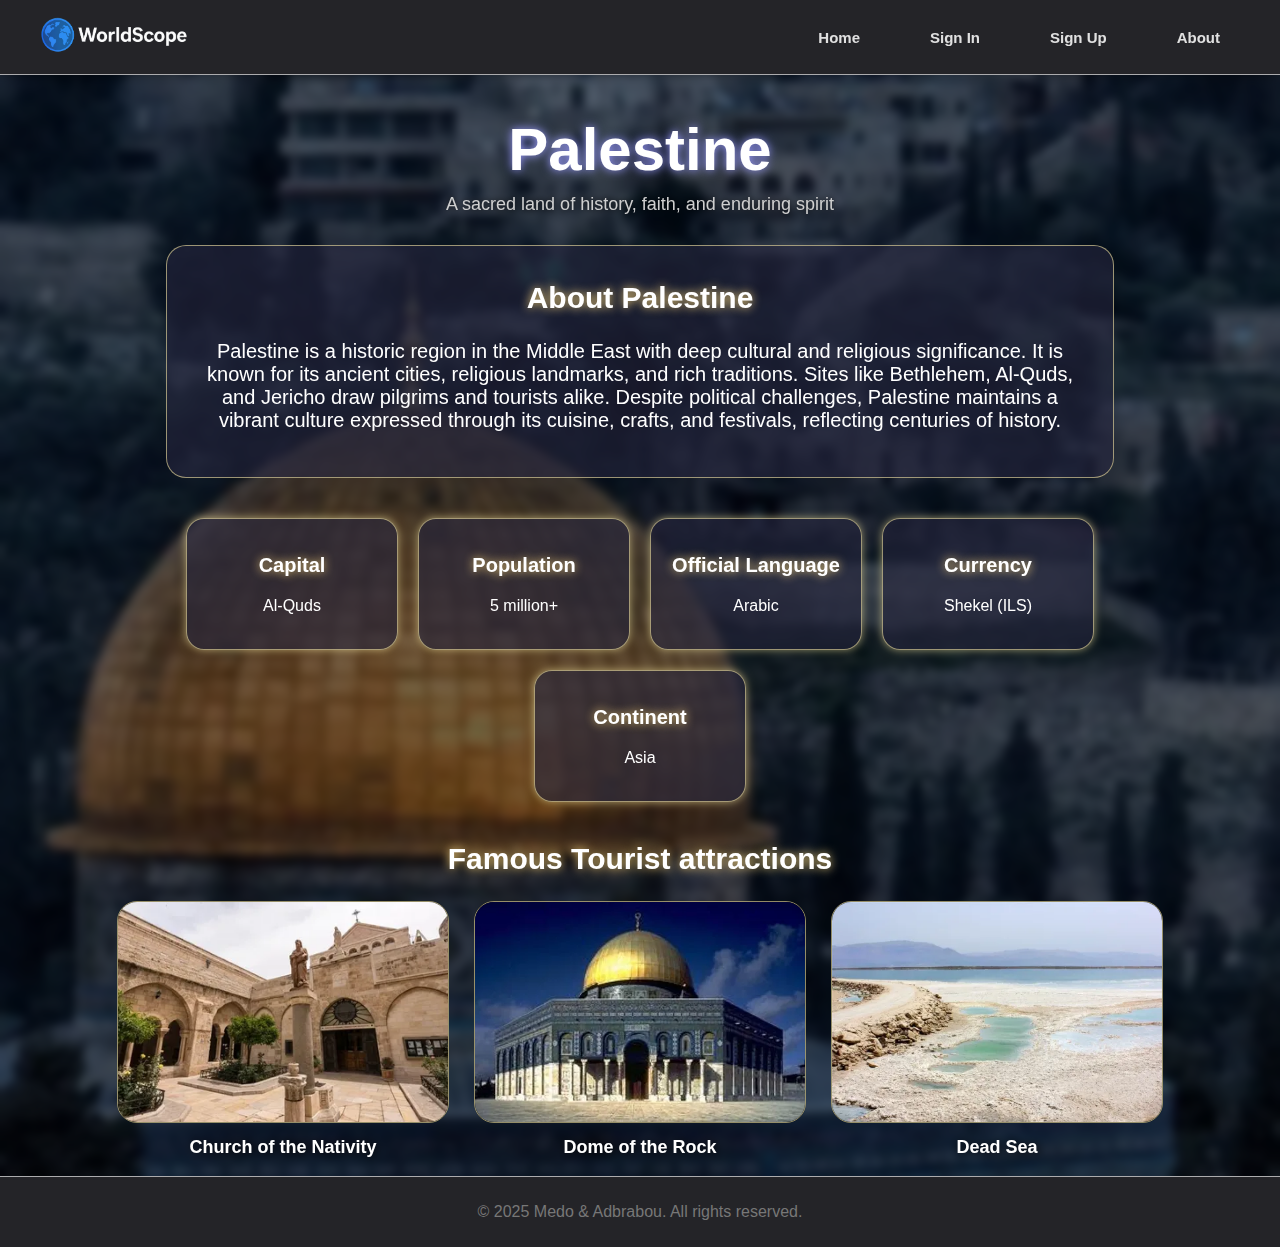
<file: Countrys/Palestine.html>
<!DOCTYPE html>
<html lang="en">

<head>
    <meta charset="UTF-8" />
    <meta name="viewport" content="width=device-width, initial-scale=1.0" />
    <title>Palestine | World Scope</title>
    <link rel="stylesheet" href="../css project1/style.css">
    <link rel="stylesheet" href="../css project1/Countrys.css">
    <style>
        body{
            background: url(../img/contry/Palestine.webp) no-repeat center center/cover;
        }
    </style>
</head>

<body>
    <header>
        <a href="../index.html" class="logo">
            <img src="../img/logo.png" alt="WorldScope Logo"></a>

        <nav>
            <a href="../index.html">Home</a>
            <a href="../sign in.html">Sign In</a>
            <a href="../sign up.html">Sign Up</a>
            <a class="../about" href="about.html">About</a>
        </nav>
    </header>

    <main>

        <section class="hero-title">
            <h1>Palestine</h1>
            <p>A sacred land of history, faith, and enduring spirit</p>
        </section>

        <section class="about-country">
            <h2>About Palestine</h2>
            <p>
                Palestine is a historic region in the Middle East with deep cultural and religious significance. It is known for its
                ancient cities, religious landmarks, and rich traditions. Sites like Bethlehem, Al-Quds, and Jericho draw pilgrims and
                tourists alike. Despite political challenges, Palestine maintains a vibrant culture expressed through its cuisine,
                crafts, and festivals, reflecting centuries of history.
            </p>
        </section>

        <section class="key-info">
            <div class="info-wrapper">

                <div class="info-box">
                    <h3>Capital</h3>
                    <p>Al-Quds</p>
                </div>

                <div class="info-box">
                    <h3>Population</h3>
                    <p>5 million+</p>
                </div>

                <div class="info-box">
                    <h3>Official Language</h3>
                    <p>Arabic</p>
                </div>

                <div class="info-box">
                    <h3>Currency</h3>
                    <p>Shekel (ILS)</p>
                </div>

                <div class="info-box">
                    <h3>Continent</h3>
                    <p>Asia</p>
                </div>

            </div>
        </section>

        <section class="tourist-places">
            <h2>Famous Tourist attractions</h2>

            <div class="places-wrapper">

                <div class="place">
                    <img src="../img/contry/church-of-the-nativity.webp" alt="Church of the Nativity">
                    <p class="place-name">Church of the Nativity</p>
                </div>

                <div class="place">
                    <img src="../img/contry/Dome-of-the-Rock.webp" alt="Dome of the Rock">
                    <p class="place-name">Dome of the Rock</p>
                </div>

                <div class="place">
                    <img src="../img/contry/dead-sea-shore.webp" alt="Dead Sea">
                    <p class="place-name">Dead Sea</p>
                </div>

            </div>
        </section>


    </main>

    <footer>
        <p>&copy; 2025 Medo & Adbrabou. All rights reserved.</p>
    </footer>
</body>

</html>
</file>
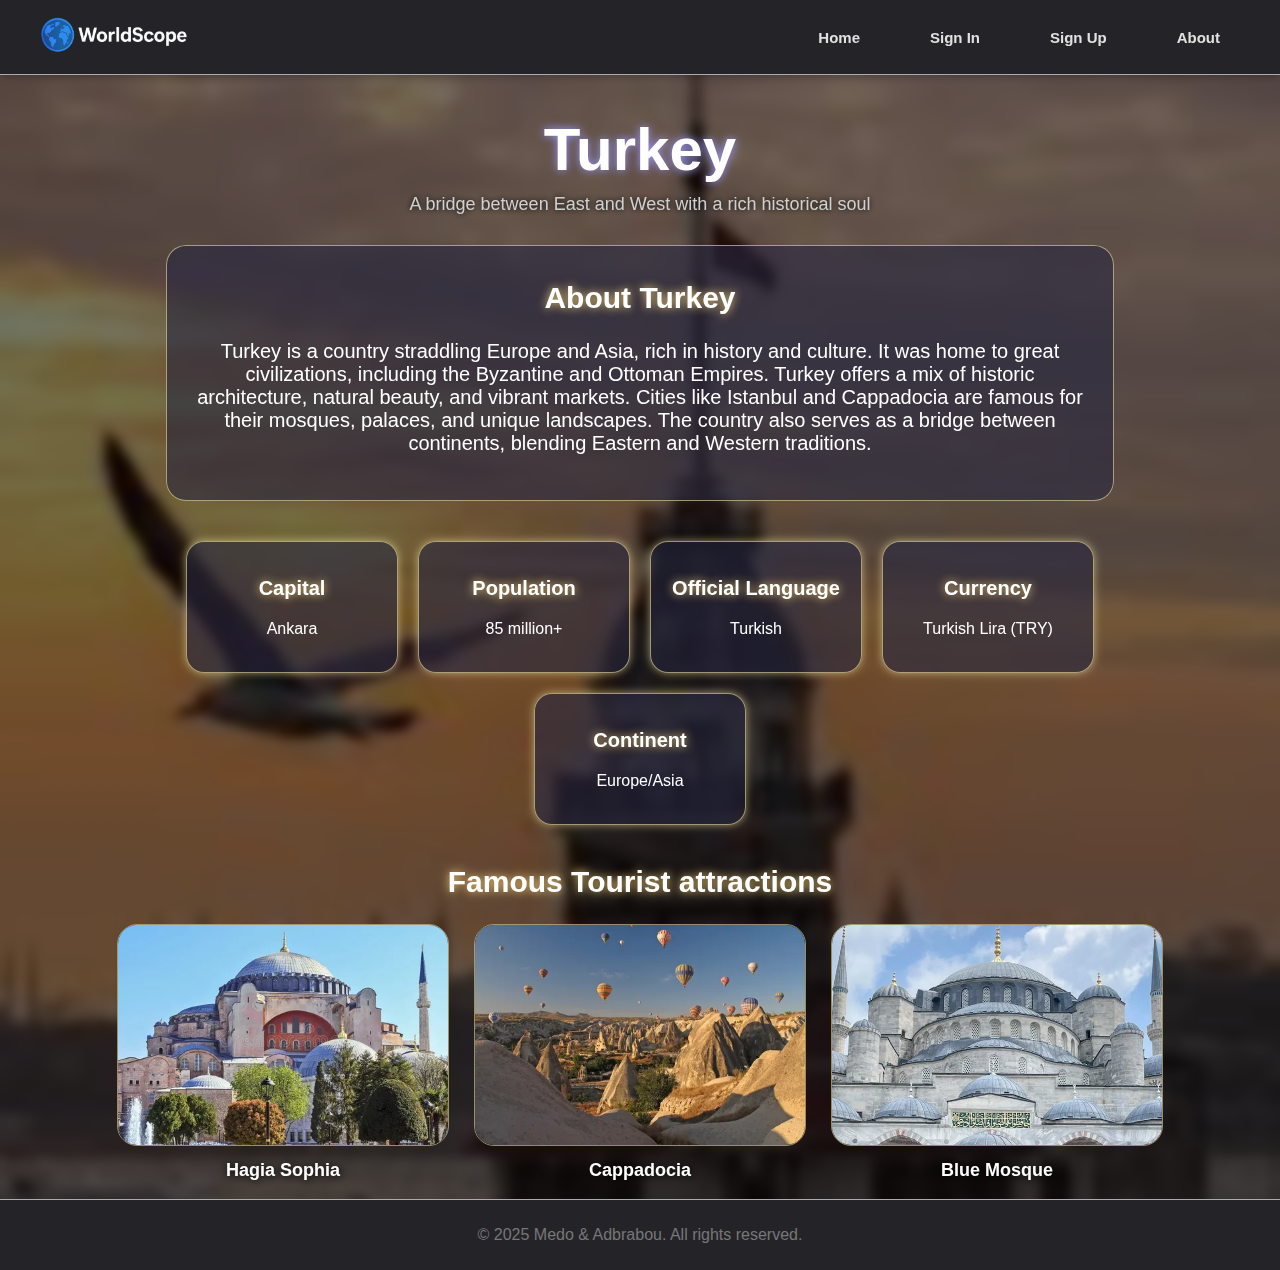
<file: Countrys/Turkey.html>
<!DOCTYPE html>
<html lang="en">

<head>
    <meta charset="UTF-8" />
    <meta name="viewport" content="width=device-width, initial-scale=1.0" />
    <title>Turkey | World Scope</title>
    <link rel="stylesheet" href="../css project1/style.css">
    <link rel="stylesheet" href="../css project1/Countrys.css">
    <style>
        body{
            background: url(../img/contry/تركيا.jpg) no-repeat center center/cover;
        }
    </style>
</head>

<body>
    <header>
        <a href="../index.html" class="logo">
            <img src="../img/logo.png" alt="WorldScope Logo"></a>

        <nav>
            <a href="../index.html">Home</a>
            <a href="../sign in.html">Sign In</a>
            <a href="../sign up.html">Sign Up</a>
            <a class="../about" href="about.html">About</a>
        </nav>
    </header>

    <main>

        <section class="hero-title">
            <h1>Turkey</h1>
            <p>A bridge between East and West with a rich historical soul</p>
        </section>

        <section class="about-country">
            <h2>About Turkey</h2>
            <p>
                Turkey is a country straddling Europe and Asia, rich in history and culture. It was home to great civilizations,
                including the Byzantine and Ottoman Empires. Turkey offers a mix of historic architecture, natural beauty, and vibrant
                markets. Cities like Istanbul and Cappadocia are famous for their mosques, palaces, and unique landscapes. The country
                also serves as a bridge between continents, blending Eastern and Western traditions.
            </p>
        </section>

        <section class="key-info">
            <div class="info-wrapper">

                <div class="info-box">
                    <h3>Capital</h3>
                    <p>Ankara</p>
                </div>

                <div class="info-box">
                    <h3>Population</h3>
                    <p>85 million+</p>
                </div>

                <div class="info-box">
                    <h3>Official Language</h3>
                    <p>Turkish</p>
                </div>

                <div class="info-box">
                    <h3>Currency</h3>
                    <p>Turkish Lira (TRY)</p>
                </div>

                <div class="info-box">
                    <h3>Continent</h3>
                    <p>Europe/Asia</p>
                </div>

            </div>
        </section>

        <section class="tourist-places">
            <h2>Famous Tourist attractions</h2>

            <div class="places-wrapper">

                <div class="place">
                    <img src="../img/contry/Hagia Sophia.webp" alt="Hagia Sophia">
                    <p class="place-name">Hagia Sophia</p>
                </div>

                <div class="place">
                    <img src="../img/contry/Cappadocia.webp" alt="Cappadocia">
                    <p class="place-name">Cappadocia</p>
                </div>

                <div class="place">
                    <img src="../img/contry/Blue Mosque.webp" alt="Blue Mosque">
                    <p class="place-name">Blue Mosque</p>
                </div>

            </div>
        </section>


    </main>

    <footer>
        <p>&copy; 2025 Medo & Adbrabou. All rights reserved.</p>
    </footer>
</body>

</html>
</file>
<file: css project1/style.css>
body {
    margin: 0;
    font-family: Arial, sans-serif;
    background: #1b1b1f;
    background-image: url("../img/contry/background.png");
    background-size: overlay;
    background-position: center;
    backdrop-filter: blur(3px);
    color: #e0e0e0;
}

header {
    width: 100%;
    background: #242428;
    padding: 15px 0px; 
    display: flex;
    justify-content: space-between;
    align-items: center;
    box-shadow: 0 0 10px rgba(0,0,0,0.4);
    position: sticky;
    top: 0;
    z-index: 100;
    border-bottom: 1px rgba(255, 255, 255, 0.625) solid;
}

.logo img {
    margin-left: 40px;
    height: 40px;
    width: 150px;
    object-fit: contain;
    cursor: pointer;
    transition: 0.3s;
}

.logo img:hover {
    transform: scale(1.1);
    filter: drop-shadow(0 0 10px #9b9bff);
}

nav {
    display: flex;
    margin-right: 50px; 
}

nav a {
    padding: 10px;
    color: #e0e0e0;
    text-decoration: none;
    margin-left: 50px;
    font-size: 15px;
    font-weight: bold;
    position: relative;
}

nav a:hover {
    color: white;
    background-color:#9b9bff95 ;
    border: 1px #9b9bff solid ;
    border-radius: 20px ;
}

nav a::after {
    content: "";
    position: absolute;
    left: 0;
    bottom: -4px;
    width: 0;
    height: 2px;
    background: #9b9bff;
    transition: width 0.3s;
}
nav a:hover::after {
    width: 100%;
}




footer {
    border-top: 1px rgba(255, 255, 255, 0.625) solid;
    text-align: center;
    padding: 10px;
    background: #242428;
    color: #777;
    position: relative;
}
</file>
<file: css project1/index.css>
.home{
  color: white;
  background-color:#9b9bff95;
  border: 1px #9b9bff solid;
  border-radius: 20px;
}

.htitle{
  margin: 50px auto;
  color: #ffffff;
  text-shadow: 1px 1px 12px #9b9bff;
  font-size: 40px;
  text-align: center;
  width: 50ch;
  white-space: nowrap;
  overflow: hidden;
  animation: typing 3s steps(40);
}

@keyframes typing {
  from { width: 0px; }
  to { width: 50ch; }
}

main {
  margin: 50px auto 100px;
  width: 90%;
  display: flex;
  flex-wrap: wrap;
  justify-content: center;
  min-height: calc(100vh - 120px);
}

main img{
  box-shadow: 1px 1px 20px #000000a7;
  width: 90%;
  height: 50%;
  display: inline-block;
  cursor: pointer;
  transition: 0.3s ease;
}


main div{
  background-color: rgba(54, 54, 54, 0.631);
  box-shadow: 1px 1px 40px #d1d1d107;
  border: #fffec267 2px solid;
  border-radius: 20px;
  text-align: center;
  font-style: italic;
  margin: 12px;
  display: inline-block;
  width: 30%;
  height: 430px;
  transition: 0.3s ease;
}

main div:hover{
  transform: scale(1.03);
  box-shadow: 0 10px 30px #ffebafa7;
}

main div h1{
  text-shadow: 0 0 18px #ffffff;
  font-size: 35px;
  color: #ffffff;
}

main div a{
  text-decoration: none;
}

main div p{
  margin: 30px 20px;
  font-size: 20px;
  color: #adadad;
  text-shadow: 1px 1px 9px #000000e4;
  margin-top: 10px;
  font-size: 20px;
  font-weight: bold;
  color: #ffffff;
}
</file>
<file: css project1/sign in.css>
.sign-in{
    color: white;
    background-color:#9b9bff95 ;
    border: 1px #9b9bff solid ;
    border-radius: 20px ;
}
main {
    display: flex;
    justify-content: center;
    align-items: center;
    min-height: calc(100vh - 120px);
}

.signin-form {
    margin: 100px 0px;
    background: #2c2c33;
    padding: 20px 50px 20px 50px;
    border-radius: 30px;
    box-shadow: 0 0 20px rgba(0,0,0,0.6);
    width: 400px;
    border: 1px #9b9bff solid ;
}

.signin-form h1 {
    text-shadow: 0 0 18px #ffffff;
    margin-top: 15px ;
    text-align: center;
    font-size: 40px;
    margin-bottom: 10px;
}

.signin-form .sub-text {
    margin-top: 15px ;
    text-align: center;
    font-size: 16px;
    color: #bbb;
    margin-bottom: 30px;
}

.signin-form label {
    display: block;
    margin-bottom: 10px;
    font-size: 15px;
    font-weight: bold;
}

.signin-form input {
    width: 100%;
    padding: 12px;
    margin-bottom: 20px;
    border: none;
    border-radius: 7px;
    background: #3a3a44;
    color: #e0e0e0;
}

.signin-form input:focus {
    outline: 2px solid #9b9bff;
}

.signin-form button {
    width: 100%;
    padding: 12px;
    background: #9b9bff;
    border: none;
    border-radius: 7px;
    color: white;
    font-weight: bold;
    font-size: 18px;
    cursor: pointer;
    transition: all 0.3s;
}

.signin-form button:hover {
    box-shadow: 0 0 20px #9b9bff;
    background: #7c7cff;
}

.signin-form .signup-link {
    text-align: center;
    margin-top: 20px;
    font-size: 14px;
}

.signin-form .signup-link a {
    color: #9b9bff;
    text-decoration: none;
}

.signin-form .signup-link a:hover {
    text-decoration: underline;
}
</file>
<file: css project1/sign up.css>
.sign-up{
  color: white;
  background-color:#9b9bff95 ;
  border: 1px #9b9bff solid ;
  border-radius: 20px ;
}

main {
    display: flex;
    justify-content: center;
    align-items: center;
    min-height: calc(100vh - 120px);
}

.signup-form {
    margin: 100px 0px;
    background: #2c2c33;
    padding: 20px 50px 20px 50px;
    border-radius: 30px;
    box-shadow: 0 0 20px rgba(0,0,0,0.6);
    width: 400px;
    border: 1px #9b9bff solid;
}

.signup-form h1 {
    text-shadow: 0 0 18px #ffffff;
    margin-top: 15px;
    text-align: center;
    font-size: 40px;
    margin-bottom: 10px;
}

.signup-form .sub-text {
    margin-top: 15px;
    text-align: center;
    font-size: 16px;
    color: #bbb;
    margin-bottom: 30px;
}

.signup-form label {
    display: block;
    margin-bottom: 10px;
    font-size: 15px;
    font-weight: bold;
}

.signup-form input {
    width: 100%;
    padding: 12px;
    margin-bottom: 20px;
    border: none;
    border-radius: 7px;
    background: #3a3a44;
    color: #e0e0e0;
}

.signup-form input:focus {
    outline: 2px solid #9b9bff;
}

.signup-form button {
    width: 100%;
    padding: 12px;
    background: #9b9bff;
    border: none;
    border-radius: 7px;
    color: white;
    font-weight: bold;
    font-size: 18px;
    cursor: pointer;
    transition: all 0.3s;
}

.signup-form button:hover {
    box-shadow: 0 0 20px #9b9bff;
    background: #7c7cff;
}

.signup-form .signin-link {
    text-align: center;
    margin-top: 20px;
    font-size: 14px;
}

.signup-form .signin-link a {
    color: #9b9bff;
    text-decoration: none;
}

.signup-form .signin-link a:hover {
    text-decoration: underline;
}
</file>
<file: css project1/Countrys.css>
body {
    margin: 0;
    padding: 0;
    font-family: "Poppins", sans-serif;
    backdrop-filter: blur(5px);
    color: white;
}

/* Dark overlay */
body::before {
    content: "";
    position: fixed;
    top: 0;
    left: 0;
    width: 100%;
    height: 100%;
    background: rgba(0, 0, 0, 0.55);
    backdrop-filter: blur(5px);
    z-index: -1;
}

main {
    min-height: calc(100vh - 120px);
}


/* HERO SECTION */
.hero-title {
    text-align: center;
    margin-top: 40px;
    margin-bottom: 30px;
}

.hero-title h1 {
    font-size: 60px;
    color: #ffffff;
    text-shadow: 0 0 10px #9b9bff;
    margin-bottom: 10px;
}

.hero-title p {
    font-size: 18px;
    color: #cfcfcf;
    margin-top: 0;
    text-shadow: 0 0 6px #000;
}

/* ABOUT COUNTRY */
.about-country {
    width: 70%;
    text-align: center;
    margin: auto;
    background: rgba(155, 155, 255, 0.15);
    border-radius: 20px;
    padding: 10px 25px 25px;
    border: 1px solid rgba(251, 236, 166, 0.579);
    backdrop-filter: blur(10px);
}

.about-country p {
    font-size: 20px;
}

.about-country h2 {
    font-size: 30px;
    text-shadow: 0 0 10px #f5d27a;
}

/* KEY INFO */
.key-info {
    width: 85%;
    margin: 40px auto;
    text-align: center;
}

.info-wrapper {
    display: flex;
    justify-content: center;
    gap: 20px;
    flex-wrap: wrap;
}

.info-box {
    width: 180px;
    height: 100px;
    background: rgba(155, 155, 255, 0.15);
    backdrop-filter: blur(12px);
    border: 1px solid rgba(251, 236, 166, 0.579);
    border-radius: 18px;
    padding: 15px;
    transition: .3s;
    box-shadow: 0 0 8px rgba(251, 236, 166, 0.579);
}

.info-box h3 {
    font-size: 20px;
    text-shadow: 0 0 10px #f5d27a;
}

.info-box:hover {
    transform: scale(1.08);
    box-shadow: 0 0 20px #f5d27a;
    background: rgba(155, 155, 255, 0.25);
}

/* LANDMARKS */
.tourist-places {
    width: 90%;
    margin: auto;
    text-align: center;
}

.tourist-places h2 {
    font-size: 30px;
    text-shadow: 0 0 10px #f5d27a;
}

.places-wrapper {
    display: flex;
    justify-content: center;
    gap: 25px;
    flex-wrap: wrap;
}

.place img {
    width: 330px;
    height: 220px;
    border-radius: 20px;
    object-fit: cover;
    border: 1px solid rgba(251, 236, 166, 0.579);
    backdrop-filter: blur(10px);
    transition: .3s;
}

.place img:hover {
    transform: scale(1.05);
    box-shadow: 0 0 25px rgba(243, 219, 114, 0.711);
}

.place-name {
    font-weight: bold;
    margin-top: 10px;
    font-size: 18px;
    text-shadow: 1px 1px 8px #000;
}
</file>
